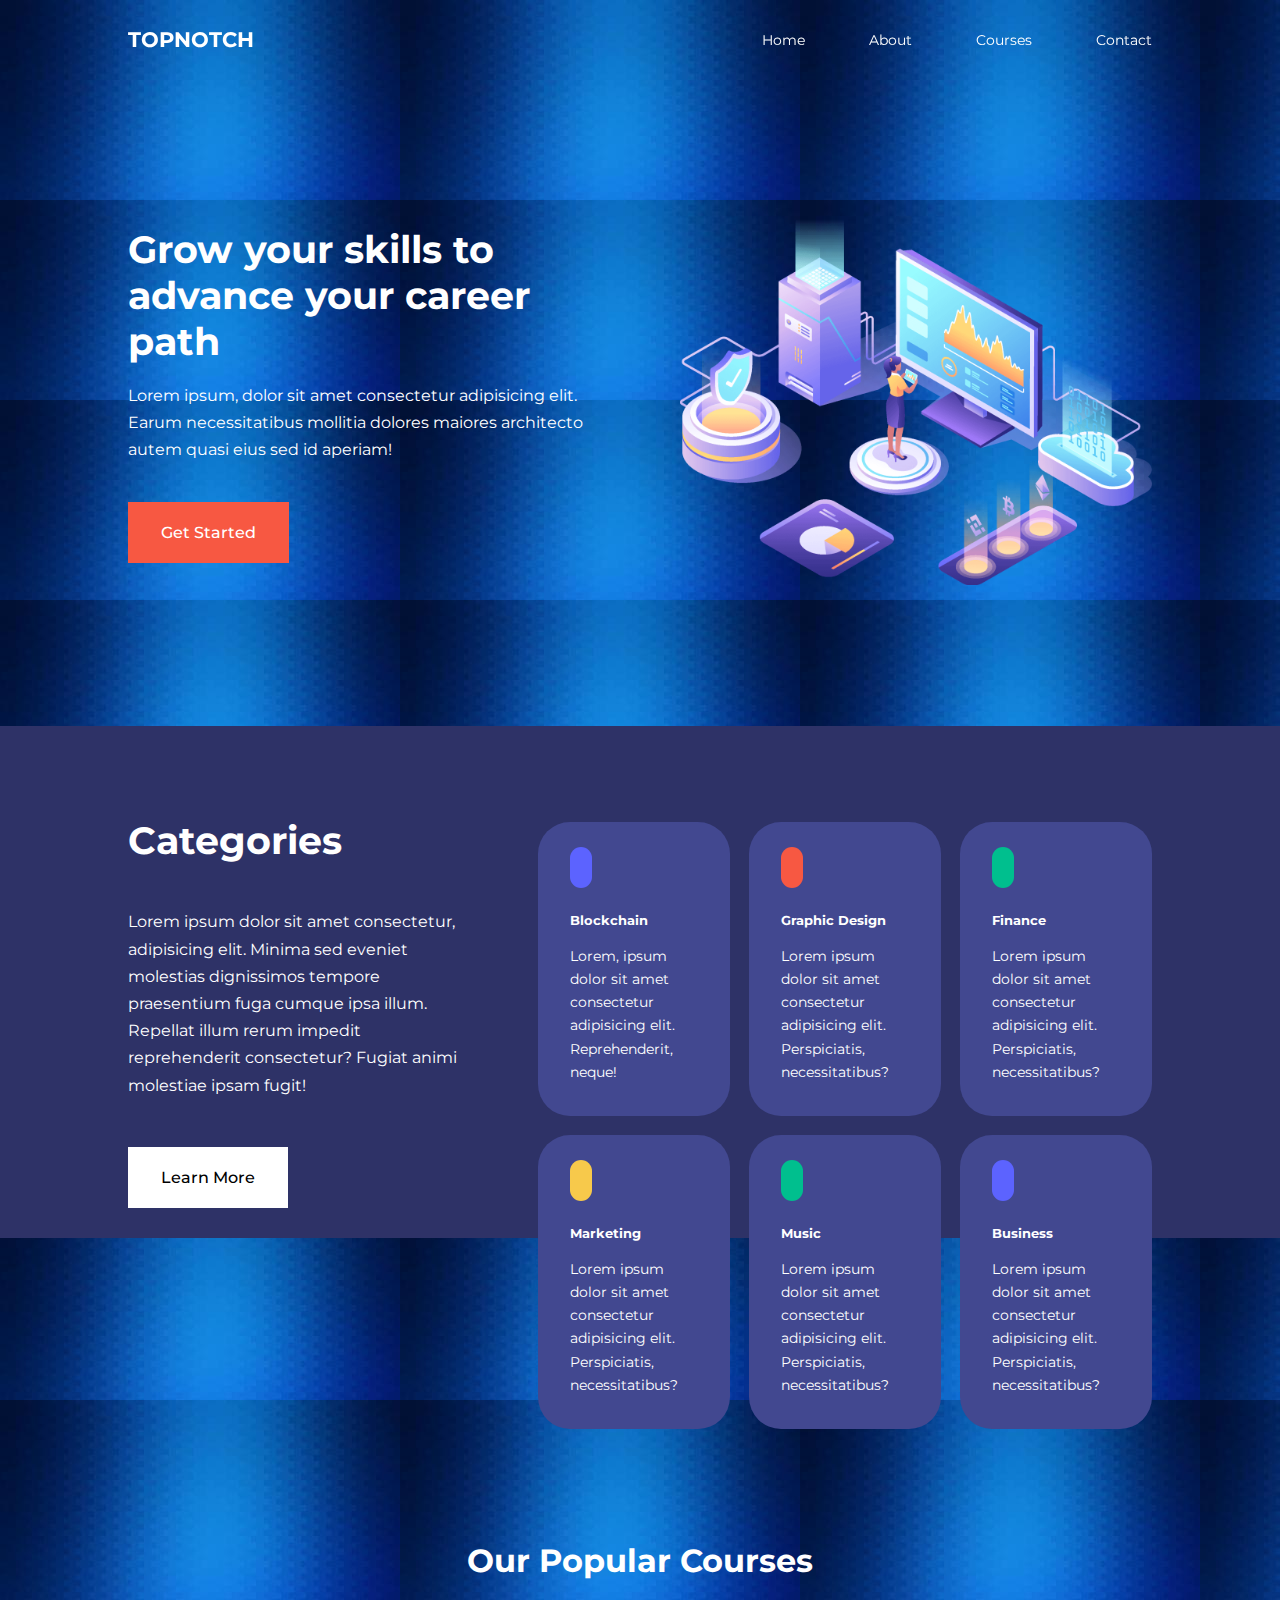
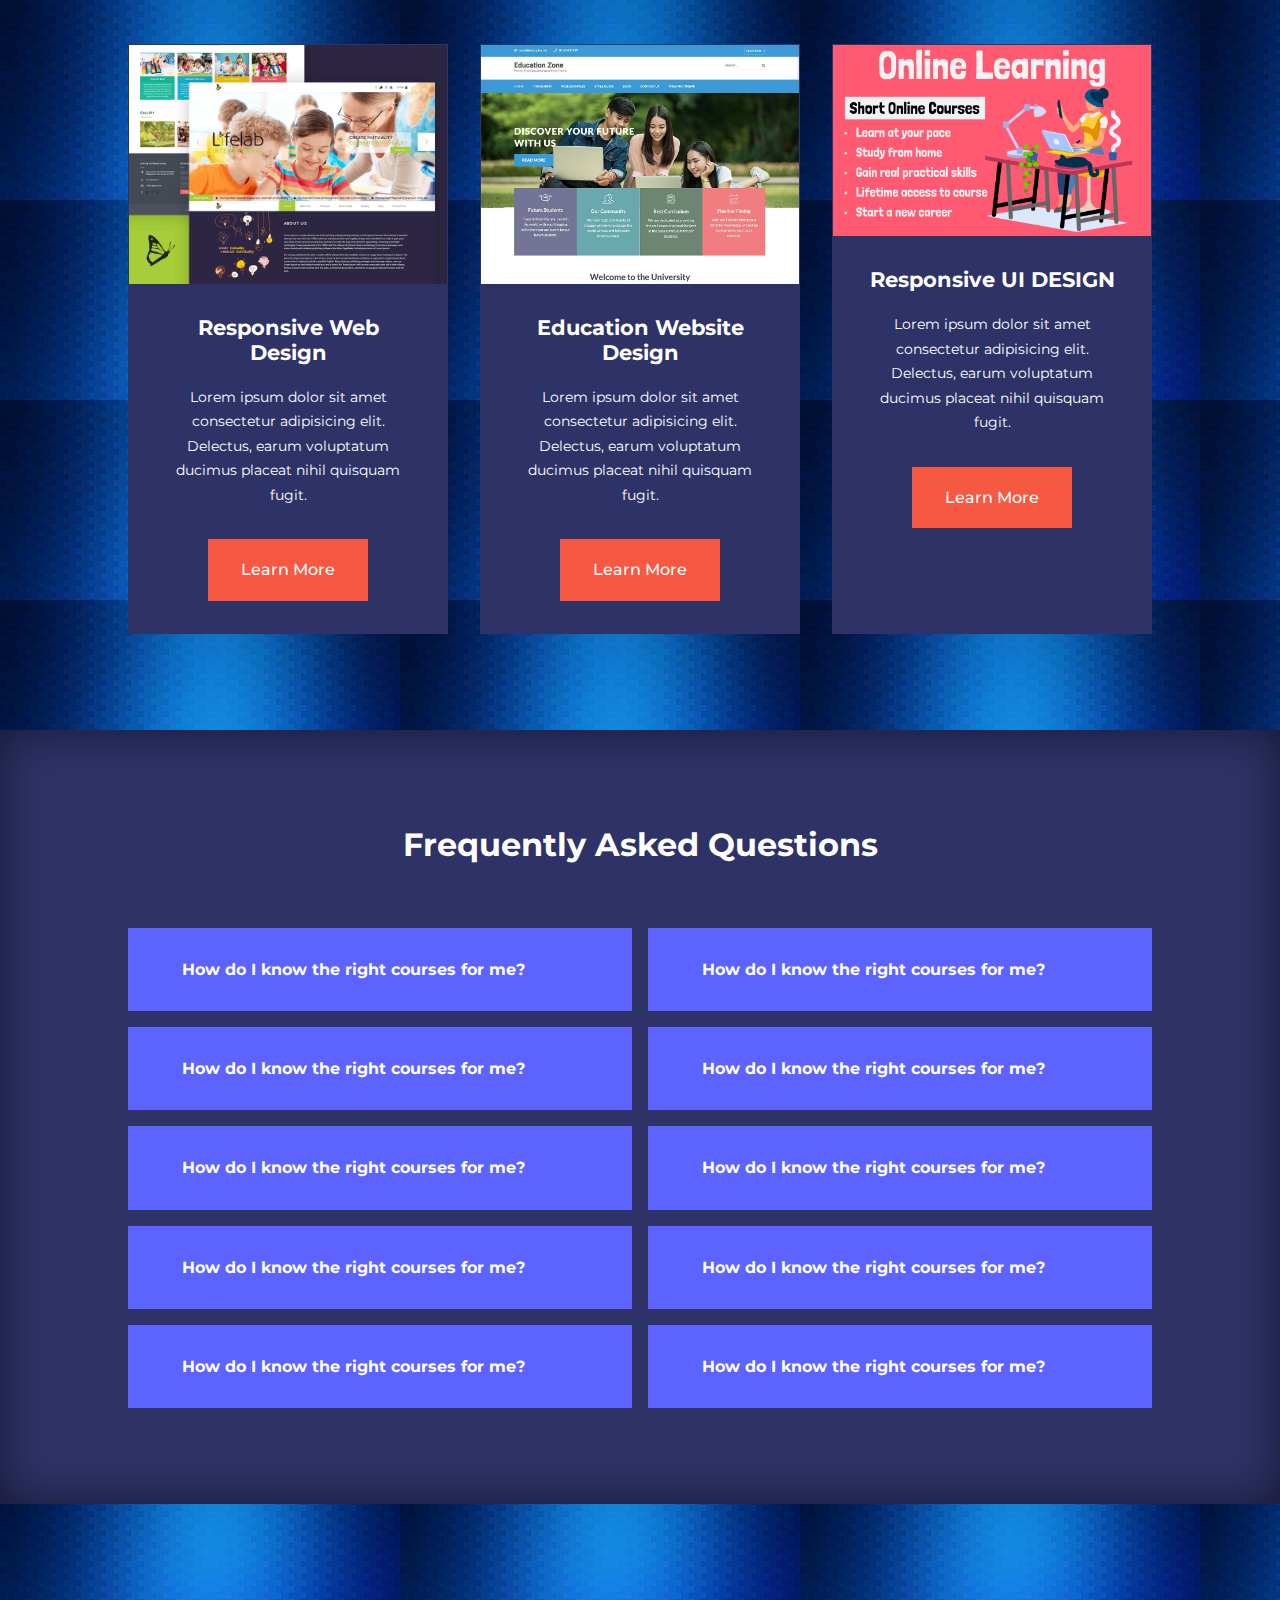
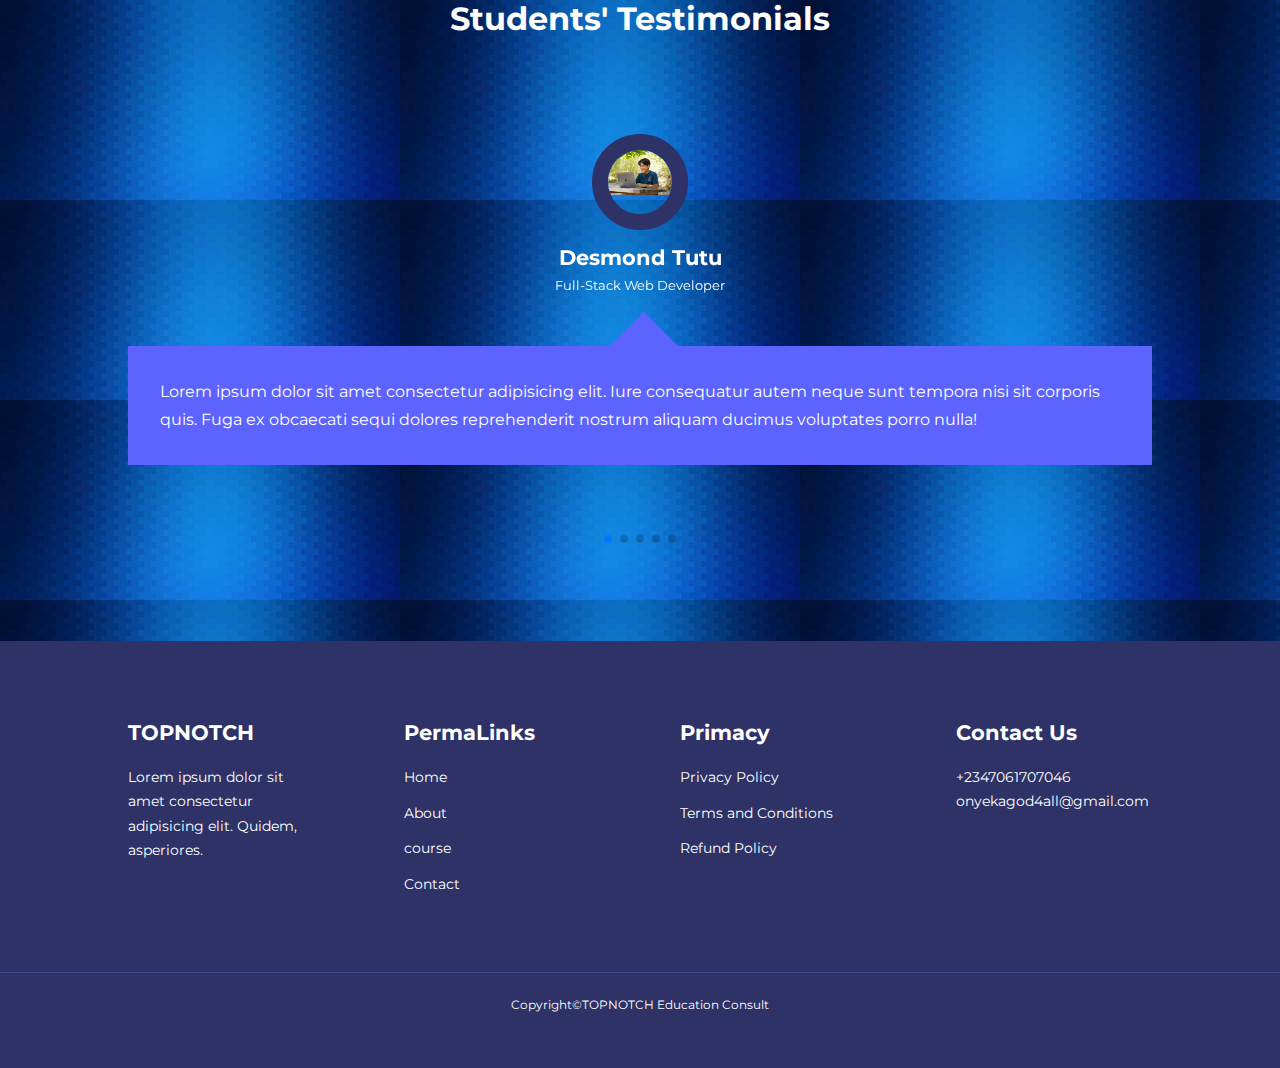
<file: index.html>
<!DOCTYPE html>
<html lang="en">
<head>
    <meta charset="UTF-8">
    <meta http-equiv="X-UA-Compatible" content="IE=edge">
    <meta name="viewport" content="width=device-width, initial-scale=1.0">
    <title>Responsive Multipage Education Website</title>
    

    
    <!--ICONSCOUT CDN-->
    <link rel="stylesheet" href="https://unicons.iconscout.com/release/v4.0.0/css/line.css">
    
    <!--GOOGLE FONTS (MONTSERRAT) -->
    <link rel="preconnect" href="https://fonts.googleapis.com">
    <link rel="preconnect" href="https://fonts.gstatic.com" crossorigin>
    <link href="https://fonts.googleapis.com/css2?family=Montserrat:wght@300;400;500;600;700;800;900&display=swap" rel="stylesheet">


    <!--SWIPER JS-->
    <link rel="stylesheet"href="https://cdn.jsdelivr.net/npm/swiper@8/swiper-bundle.min.css"/>
   
  <link rel="stylesheet" href="./css/style.css">

  <style>
       body{
        background: url(./img/texture.jpg);
       }
  </style>

</head>
<body>
    <nav>
        <div class="container nav__container">
            <a href="index.html"><h4>TOPNOTCH</h4></a>
            <ul class="nav__menu">
                <li><a href="index.html">Home</a></li>
                <li><a href="about.html">About</a></li>
                <li><a href="courses.html">Courses</a></li>
                <li><a href="contact.html">Contact</a></li>
            </ul>
            <button id="open-menu-btn"><i class="uil uil-bars"></i></button>
            <button id="close-menu-btn"><i class="uil uil-multiply"></i></button>
        </div>
    </nav>
    <!--*************************END OF NAVBAR**********************************-->


    <header>
        <div class="container header__container">
            <div class="header__left">
                <h1>Grow your skills to advance your career path</h1>
                <p>Lorem ipsum, dolor sit amet consectetur adipisicing elit. Earum necessitatibus mollitia dolores maiores architecto autem quasi eius sed id aperiam!</p>
                <a href="courses.html" class="btn btn-primary">Get Started</a>
            </div>

            <div class="header__right">
                <div class="header__right-image">
                  <img src="img/blockchain.png" alt=""/>
                  
                </div>
    
            </div>
        </div>
    </header>

 <!--*************************END OF HEADER**********************************-->

    <section class="categories">
        <div class="container categories__container">
            <div class="categories__left">
               <h1>Categories</h1> 
               <p>Lorem ipsum dolor sit amet consectetur, adipisicing elit. Minima sed eveniet molestias dignissimos tempore praesentium fuga cumque ipsa illum. Repellat illum rerum impedit reprehenderit consectetur? Fugiat animi molestiae ipsam fugit!</p>
               <a href="#" class="btn">Learn More</a>
            </div>


            <div class="categories__right">
                <article class="category">
                    <span class="category__icon"><i class="uil uil-bitcoin-circle"></i></span>
                    <h5>Blockchain</h5>
                    <p>Lorem, ipsum dolor sit amet consectetur adipisicing elit. Reprehenderit, neque!</p>
                </article>

                <article class="category">
                    <span class="category__icon"><i class="uil uil-palette"></i></span>
                    <h5>Graphic Design</h5>
                    <p>Lorem ipsum dolor sit amet consectetur adipisicing elit. Perspiciatis, necessitatibus?</p>
                </article>


                <article class="category">
                    <span class="category__icon"><i class="uil uil-usd-circle"></i></span>
                    <h5>Finance</h5>
                    <p>Lorem ipsum dolor sit amet consectetur adipisicing elit. Perspiciatis, necessitatibus?</p>
                </article>

                <article class="category">
                    <span class="category__icon"><i class="uil uil-megaphone"></i></i></span>
                    <h5>Marketing</h5>
                    <p>Lorem ipsum dolor sit amet consectetur adipisicing elit. Perspiciatis, necessitatibus?</p>
                </article>

                <article class="category">
                    <span class="category__icon"><i class="uil uil-music"></i></span>
                    <h5>Music</h5>
                    <p>Lorem ipsum dolor sit amet consectetur adipisicing elit. Perspiciatis, necessitatibus?</p>
                </article>

                <article class="category">
                    <span class="category__icon"><i class="uil uil-puzzle-piece"></i></span>
                    <h5>Business</h5>
                    <p>Lorem ipsum dolor sit amet consectetur adipisicing elit. Perspiciatis, necessitatibus?</p>
                </article>

            </div>
        </div>
    </section>
    <!-----------------------------END OF CATEGORIES----------------------->


    <section class="courses">
        <h2>Our Popular Courses</h2>
        <div class="container courses__container">
            <article class="course">
                <div class="course__image">
                    <img src="./img/edu.png" alt="">
                </div>
                <div class="course__info">
                    <h4>Responsive Web Design</h4>
                    <p>Lorem ipsum dolor sit amet consectetur adipisicing elit. Delectus, earum voluptatum ducimus placeat nihil quisquam fugit.</p>
                    <a href="courses.html" class="btn btn-primary">Learn More</a>
                </div>
            </article>

            <article class="course">
                <div class="course__image">
                    <img src="./img/Education-Zone.jpg" alt="">
                </div>
                <div class="course__info">
                    <h4>Education Website Design</h4>
                    <p>Lorem ipsum dolor sit amet consectetur adipisicing elit. Delectus, earum voluptatum ducimus placeat nihil quisquam fugit.</p>
                    <a href="courses.html" class="btn btn-primary">Learn More</a>
                </div>
            </article>

            <article class="course">
                <div class="course__image">
                    <img src="./img/free-online-courses.png" alt="">
                </div>
                <div class="course__info">
                    <h4>Responsive UI DESIGN</h4>
                    <p>Lorem ipsum dolor sit amet consectetur adipisicing elit. Delectus, earum voluptatum ducimus placeat nihil quisquam fugit.</p>
                    <a href="courses.html" class="btn btn-primary">Learn More</a>
                </div>
            </article>
        </div>
    </section>
    <!-----------------------------END OF COURSES----------------------->

    <section class="faqs">
        <h2>Frequently Asked Questions</h2>
        <div class="container faqs__container">
            <article class="faq">
                <div class="faq__icon"><i class="uil uil-plus"></i></div>
                <div class="questions__answer">
                    <h4>How do I know the right courses for me?</h4>
                    <p>Lorem, ipsum dolor sit amet consectetur adipisicing elit. Odio ab, eveniet praesentium placeat voluptatibus dolores unde. Eligendi dolorum quo aliquam vitae et reprehenderit, eius non nam, itaque earum provident suscipit.</p>
                </div>
            </article>

            <article class="faq">
                <div class="faq__icon"><i class="uil uil-plus"></i></div>
                <div class="questions__answer">
                    <h4>How do I know the right courses for me?</h4>
                    <p>Lorem, ipsum dolor sit amet consectetur adipisicing elit. Odio ab, eveniet praesentium placeat voluptatibus dolores unde. Eligendi dolorum quo aliquam vitae et reprehenderit, eius non nam, itaque earum provident suscipit.</p>
                </div>
            </article>

            <article class="faq">
                <div class="faq__icon"><i class="uil uil-plus"></i></div>
                <div class="questions__answer">
                    <h4>How do I know the right courses for me?</h4>
                    <p>Lorem, ipsum dolor sit amet consectetur adipisicing elit. Odio ab, eveniet praesentium placeat voluptatibus dolores unde. Eligendi dolorum quo aliquam vitae et reprehenderit, eius non nam, itaque earum provident suscipit.</p>
                </div>
            </article>

            <article class="faq">
                <div class="faq__icon"><i class="uil uil-plus"></i></div>
                <div class="questions__answer">
                    <h4>How do I know the right courses for me?</h4>
                    <p>Lorem, ipsum dolor sit amet consectetur adipisicing elit. Odio ab, eveniet praesentium placeat voluptatibus dolores unde. Eligendi dolorum quo aliquam vitae et reprehenderit, eius non nam, itaque earum provident suscipit.</p>
                </div>
            </article>

            <article class="faq">
                <div class="faq__icon"><i class="uil uil-plus"></i></div>
                <div class="questions__answer">
                    <h4>How do I know the right courses for me?</h4>
                    <p>Lorem, ipsum dolor sit amet consectetur adipisicing elit. Odio ab, eveniet praesentium placeat voluptatibus dolores unde. Eligendi dolorum quo aliquam vitae et reprehenderit, eius non nam, itaque earum provident suscipit.</p>
                </div>
            </article>

            <article class="faq">
                <div class="faq__icon"><i class="uil uil-plus"></i></div>
                <div class="questions__answer">
                    <h4>How do I know the right courses for me?</h4>
                    <p>Lorem, ipsum dolor sit amet consectetur adipisicing elit. Odio ab, eveniet praesentium placeat voluptatibus dolores unde. Eligendi dolorum quo aliquam vitae et reprehenderit, eius non nam, itaque earum provident suscipit.</p>
                </div>
            </article>

            <article class="faq">
                <div class="faq__icon"><i class="uil uil-plus"></i></div>
                <div class="questions__answer">
                    <h4>How do I know the right courses for me?</h4>
                    <p>Lorem, ipsum dolor sit amet consectetur adipisicing elit. Odio ab, eveniet praesentium placeat voluptatibus dolores unde. Eligendi dolorum quo aliquam vitae et reprehenderit, eius non nam, itaque earum provident suscipit.</p>
                </div>
            </article>

            <article class="faq">
                <div class="faq__icon"><i class="uil uil-plus"></i></div>
                <div class="questions__answer">
                    <h4>How do I know the right courses for me?</h4>
                    <p>Lorem, ipsum dolor sit amet consectetur adipisicing elit. Odio ab, eveniet praesentium placeat voluptatibus dolores unde. Eligendi dolorum quo aliquam vitae et reprehenderit, eius non nam, itaque earum provident suscipit.</p>
                </div>
            </article>

            <article class="faq">
                <div class="faq__icon"><i class="uil uil-plus"></i></div>
                <div class="questions__answer">
                    <h4>How do I know the right courses for me?</h4>
                    <p>Lorem, ipsum dolor sit amet consectetur adipisicing elit. Odio ab, eveniet praesentium placeat voluptatibus dolores unde. Eligendi dolorum quo aliquam vitae et reprehenderit, eius non nam, itaque earum provident suscipit.</p>
                </div>
            </article>

            <article class="faq">
                <div class="faq__icon"><i class="uil uil-plus"></i></div>
                <div class="questions__answer">
                    <h4>How do I know the right courses for me?</h4>
                    <p>Lorem, ipsum dolor sit amet consectetur adipisicing elit. Odio ab, eveniet praesentium placeat voluptatibus dolores unde. Eligendi dolorum quo aliquam vitae et reprehenderit, eius non nam, itaque earum provident suscipit.</p>
                </div>
            </article>

        </div>
    </section>
     <!-----------------------------END OF FAQs----------------------->

     <section class="container testimonials__container mySwiper">
        <h2>Students' Testimonials</h2>
        <div class="swiper-wrapper">
            <article class="testimonial swiper-slide">
                <div class="avatar">
                    <img src="./img/avatar6.jpg" alt="">
                </div>
                <div class="testimonial__info">
                    <h4>Desmond Tutu</h4>
                    <small>Full-Stack Web Developer</small>
                </div>
                <div class="testimonial__body">
                    <p>Lorem ipsum dolor sit amet consectetur adipisicing elit. Iure consequatur autem neque sunt tempora nisi sit corporis quis. Fuga ex obcaecati sequi dolores reprehenderit nostrum aliquam ducimus voluptates porro nulla!</p>
                </div>
            </article>

            <article class="testimonial swiper-slide">
                <div class="avatar">
                    <img src="./img/avatar8.png" alt="">
                </div>
                <div class="testimonial__info">
                    <h4>Geofrey Jonah</h4>
                    <small>Frontend Web developer</small>
                </div>
                <div class="testimonial__body">
                    <p>Lorem ipsum dolor sit amet consectetur adipisicing elit. Iure consequatur autem neque sunt tempora nisi sit corporis quis. Fuga ex obcaecati sequi dolores reprehenderit nostrum aliquam ducimus voluptates porro nulla!</p>
                </div>
            </article>

            <article class="testimonial swiper-slide">
                <div class="avatar">
                    <img src="./img/avatar3.png" alt="">
                </div>
                <div class="testimonial__info">
                    <h4>Mirabel Joy</h4>
                    <small>Digital Marketer</small>
                </div>
                <div class="testimonial__body">
                    <p>Lorem ipsum dolor sit amet consectetur adipisicing elit. Iure consequatur autem neque sunt tempora nisi sit corporis quis. Fuga ex obcaecati sequi dolores reprehenderit nostrum aliquam ducimus voluptates porro nulla!</p>
                </div>
            </article>

            <article class="testimonial swiper-slide">
                <div class="avatar">
                    <img src="./img/avatar4.png" alt="">
                </div>
                <div class="testimonial__info">
                    <h4>Judith Emmanuel</h4>
                    <small>UI UX Designer</small>
                </div>
                <div class="testimonial__body">
                    <p>Lorem ipsum dolor sit amet consectetur adipisicing elit. Iure consequatur autem neque sunt tempora nisi sit corporis quis. Fuga ex obcaecati sequi dolores reprehenderit nostrum aliquam ducimus voluptates porro nulla!</p>
                </div>
            </article>

            <article class="testimonial swiper-slide">
                <div class="avatar">
                    <img src="./img/avatar3.jpg" alt="">
                </div>
                <div class="testimonial__info">
                    <h4>Happiness Immaculate</h4>
                    <small>Graphic Designer</small>
                </div>
                <div class="testimonial__body">
                    <p>Lorem ipsum dolor sit amet consectetur adipisicing elit. Iure consequatur autem neque sunt tempora nisi sit corporis quis. Fuga ex obcaecati sequi dolores reprehenderit nostrum aliquam ducimus voluptates porro nulla!</p>
                </div>
            </article>
        </div>
        <div class="swiper-pagination"></div>
     </section>

     <!-----------------------------END OF TESTIMONIALS----------------------->

     <footer>
        <div class="container footer__container">
            <div class="footer__1">
                <a href="index.html" class="footer__logo"><h4>TOPNOTCH</h4></a>
                <p>Lorem ipsum dolor sit amet consectetur adipisicing elit. Quidem, asperiores.</p>
            </div>

            <div class="footer__2">
                <h4>PermaLinks</h4>
                <ul class="permalinks">
                    <li><a href="index.html">Home</a></li>
                    <li><a href="about.html">About</a></li>
                    <li><a href="courses.html">course</a></li>
                    <li><a href="contact.html">Contact</a></li>
                </ul>
            </div>

            <div class="footer__3">
                <h4>Primacy</h4>
                <ul class="primacy">
                    <li><a href="#">Privacy Policy</a></li>
                    <li><a href="#">Terms and Conditions</a></li>
                    <li><a href="#">Refund Policy</a></li>
                </ul>
            </div>

            <div class="footer__4">
                <h4>Contact Us</h4>
                <div>
                    <p>+2347061707046</p>
                    <p>onyekagod4all@gmail.com</p>
                </div>

                <ul class="footer__socials">
                    <li><a href="#"><i class="uil uil-facebook-f"></i></a></li>
                    <li><a href="#"><i class="uil uil-instagram-alt"></i></a></li>
                    <li><a href="#"><i class="uil uil-twitter"></i></a></li>
                    <li><a href="#"><i class="uil uil-linkedin-alt"></i></a></li>
                </ul>
            </div>

        </div>
        <div class="footer__copyright">
            <small>Copyright&copy;TOPNOTCH Education Consult</small>
        </div>  
     </footer>
     <!----------------------------END OF FOOTER----------------------->

     







     <script src="https://cdn.jsdelivr.net/npm/swiper@8/swiper-bundle.min.js"></script>
    <script src="./main.js"></script>

    <script>
        //slides for testimonial section
        var swiper = new Swiper(".mySwiper", {
            slidesPerView: 1,
          spaceBetween: 30,
          centeredSlides: true,
          autoplay: {
            delay: 3000,
            disableOnInteraction: false,
          },
          pagination: {
            el: ".swiper-pagination",
            clickable: true,
          },
          navigation: {
            nextEl: ".swiper-button-next",
            prevEl: ".swiper-button-prev",
          },
        
        });
      </script>




</body>
</html>
</file>
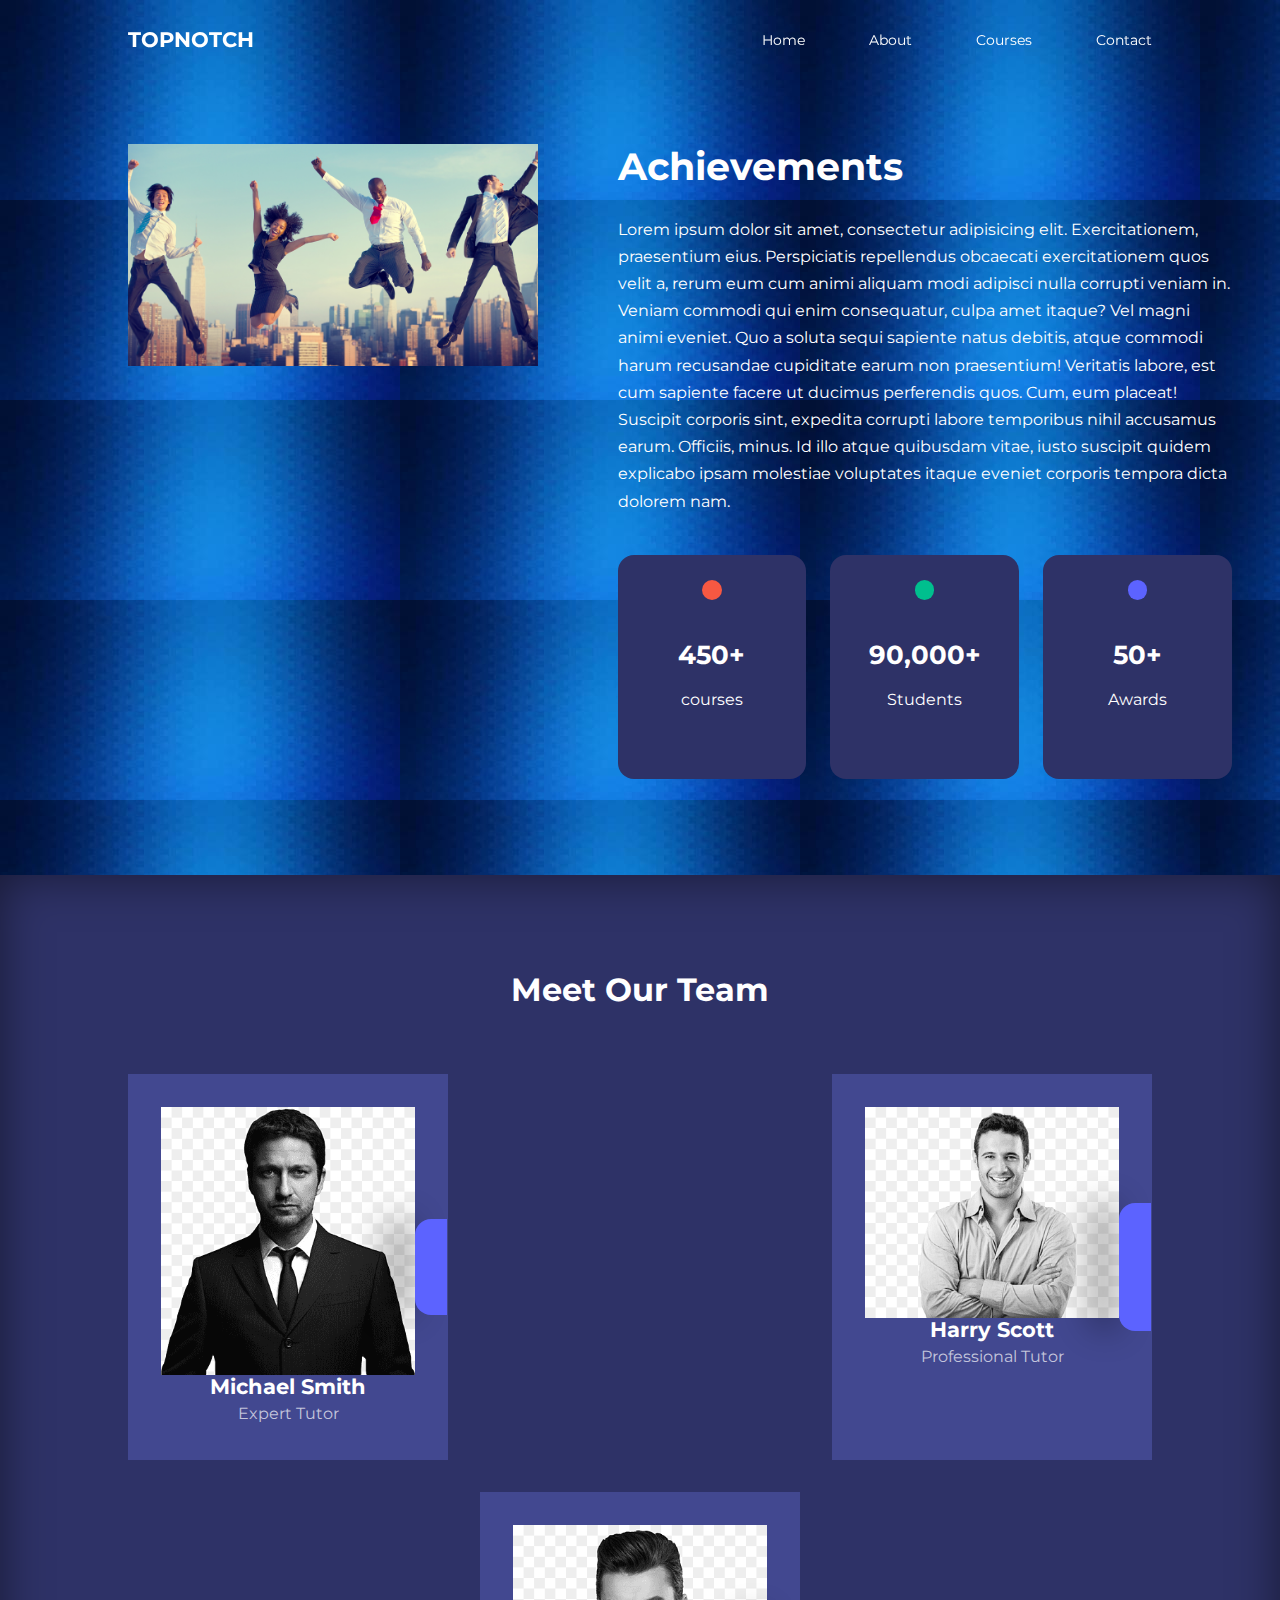
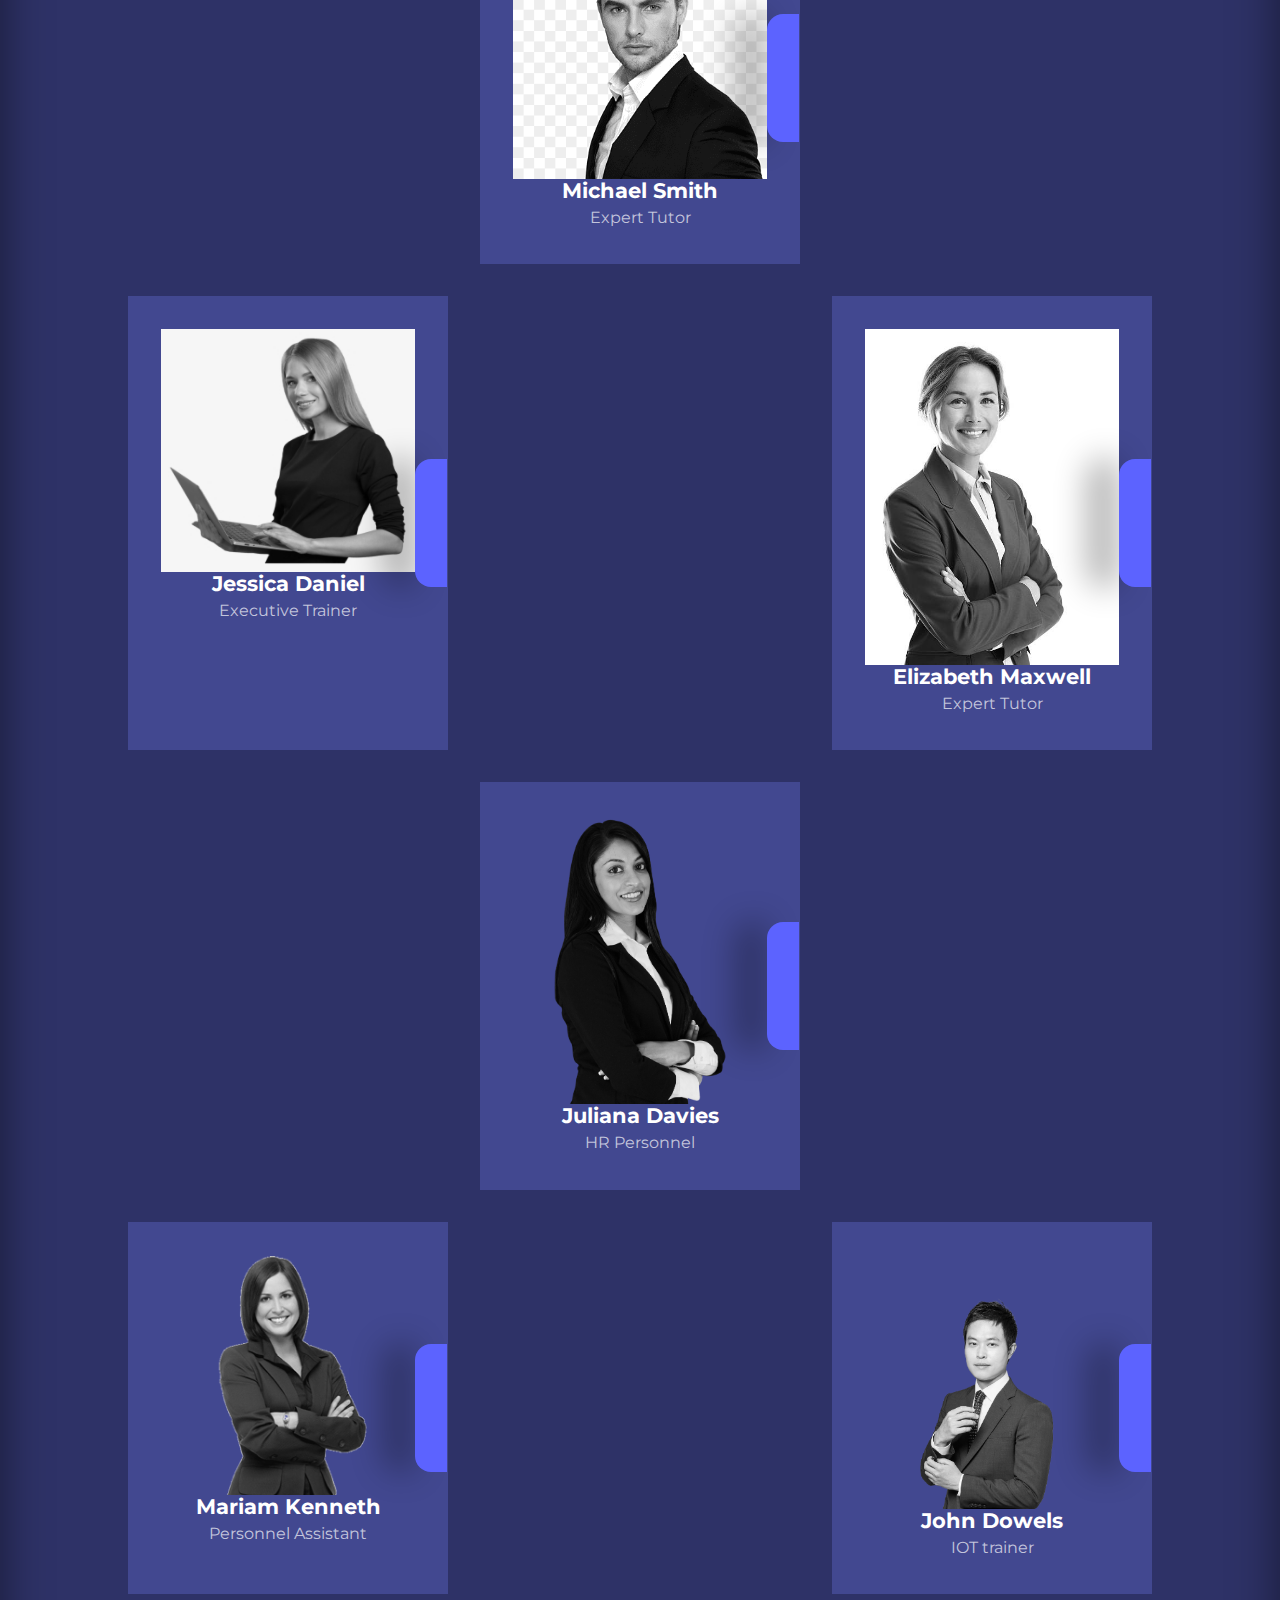
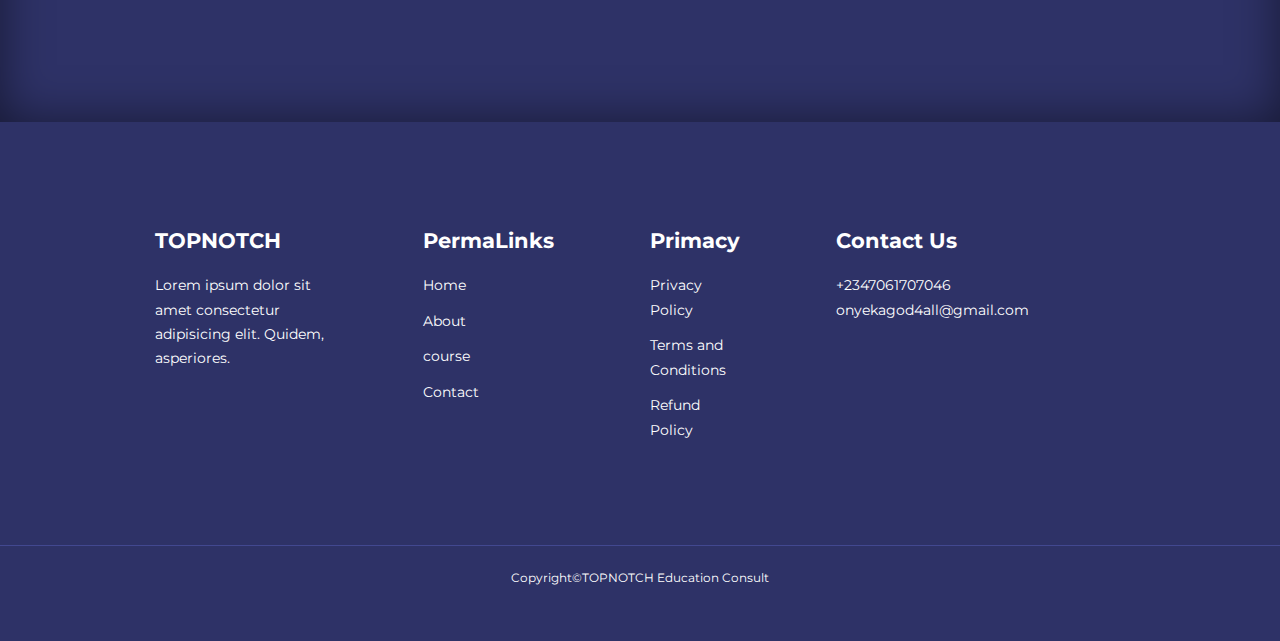
<file: about.html>
<!DOCTYPE html>
<html lang="en">
<head>
    <meta charset="UTF-8">
    <meta http-equiv="X-UA-Compatible" content="IE=edge">
    <meta name="viewport" content="width=device-width, initial-scale=1.0">
    <title>Responsive Multipage Education Website</title>
   
    
    <!--ICONSCOUT CDN-->
    <link rel="stylesheet" href="https://unicons.iconscout.com/release/v4.0.0/css/line.css">
    
    <!--GOOGLE FONTS (MONTSERRAT) -->
    <link rel="preconnect" href="https://fonts.googleapis.com">
    <link rel="preconnect" href="https://fonts.gstatic.com" crossorigin>
    <link href="https://fonts.googleapis.com/css2?family=Montserrat:wght@300;400;500;600;700;800;900&display=swap" rel="stylesheet">

    <link rel="stylesheet" href="./css/style.css">
    <link rel="stylesheet" href="./css/about.css">

    <style>
        body{
         background: url(./img/texture.jpg);
        }
   </style>

</head>
<body>
    <nav>
        <div class="container nav__container">
            <a href="index.html"><h4>TOPNOTCH</h4></a>
            <ul class="nav__menu">
                <li><a href="index.html">Home</a></li>
                <li><a href="about.html">About</a></li>
                <li><a href="courses.html">Courses</a></li>
                <li><a href="contact.html">Contact</a></li>
            </ul>
            <button id="open-menu-btn"><i class="uil uil-bars"></i></button>
            <button id="close-menu-btn"><i class="uil uil-multiply"></i></button>
        </div>
    </nav>
    <!--*************************END OF NAVBAR**********************************-->




    <section class="about__achievements">
        <div class="container about__achievements-container">
            <div class="about__achievements-left">
                <img src="./img/business.png" alt="" height="222px">
            </div>
            <div class="about__achievements-right">
                <h1>Achievements</h1>
                <p>Lorem ipsum dolor sit amet, consectetur adipisicing elit. Exercitationem, praesentium eius. Perspiciatis repellendus obcaecati exercitationem quos velit a, rerum eum cum animi aliquam modi adipisci nulla corrupti veniam in. Veniam commodi qui enim consequatur, culpa amet itaque? Vel magni animi eveniet. Quo a soluta sequi sapiente natus debitis, atque commodi harum recusandae cupiditate earum non praesentium! Veritatis labore, est cum sapiente facere ut ducimus perferendis quos. Cum, eum placeat! Suscipit corporis sint, expedita corrupti labore temporibus nihil accusamus earum. Officiis, minus. Id illo atque quibusdam vitae, iusto suscipit quidem explicabo ipsam molestiae voluptates itaque eveniet corporis tempora dicta dolorem nam.</p>
                <div class="achievements__cards">
                    <article class="achievement__card">
                        <span class="achievement__icon">
                            <i class="uil uil-video"></i>  
                        </span>
                        <h3>450+</h3>
                            <p>courses</p>
                    </article>

                    <article class="achievement__card">
                        <span class="achievement__icon">
                            <i class="uil uil-users-alt"></i>
                        </span>
                        <h3>90,000+</h3>
                        <p>Students</p>
                    </article>

                    <article class="achievement__card">
                        <span class="achievement__icon">
                            <i class="uil uil-trophy"></i>        
                        </span>
                        <h3>50+</h3>
                        <p>Awards</p>
                    </article>

                </div>
            </div>
        </div>
    </section>
  <!--*************************END OF ACHIEVEMENTS**********************************-->



<!--*************************TEAM SECTION BEGINS**********************************-->
    <section class="team">
        <h2>Meet Our Team</h2>
        <div class="container team__container">
            <article class="team__member">
                <div class="team__member-image">
                    <img src="./img/team1.png" alt="">
                </div>
                <div class="team__member-info">
                    <h4>Michael Smith</h4>
                    <p>Expert Tutor</p>
                </div>
                <div class="team__member-socials">
                    <a href="https://instagram.com" target="_blank"><i class="uil uil-instagram"></i></a>
                    <a href="https://twitter.com" target="@chijionyekagod"><i class="uil uil-twitter-alt"></i>  
                    <a href="https://linkein.com" target="_blank"><i class="uil uil-linkedin-alt"></i>
                </div>
            </article>

            <article class="team__member">
                <div class="team__member-image">
                    <img src="./img/team3.png" alt="">
                </div>
                <div class="team__member-info">
                    <h4>Harry Scott</h4>
                    <p>Professional Tutor</p>
                </div>
                <div class="team__member-socials">
                    <a href="https://instagram.com" target="_blank"><i class="uil uil-instagram"></i></a>
                    <a href="https://twitter.com" target="@chijionyekagod"><i class="uil uil-twitter-alt"></i>  
                    <a href="https://linkein.com" target="_blank"><i class="uil uil-linkedin-alt"></i>
                </div>
            </article>

            <article class="team__member">
                <div class="team__member-image">
                    <img src="./img/team2.png" alt="">
                </div>
                <div class="team__member-info">
                    <h4>Michael Smith</h4>
                    <p>Expert Tutor</p>
                </div>
                <div class="team__member-socials">
                    <a href="https://instagram.com/Michael_smith" target="_blank"><i class="uil uil-instagram"></i></a>
                    <a href="https://twitter.com" target="@chijionyekagod"><i class="uil uil-twitter-alt"></i>  
                    <a href="https://linkein.com" target="_blank"><i class="uil uil-linkedin-alt"></i>
                </div>
            </article>

            <article class="team__member">
                <div class="team__member-image">
                    <img src="./img/team5.png" alt="">
                </div>
                <div class="team__member-info">
                    <h4>Jessica Daniel</h4>
                    <p>Executive Trainer</p>
                </div>
                <div class="team__member-socials">
                    <a href="https://instagram.com" target="_blank"><i class="uil uil-instagram"></i></a>
                    <a href="https://twitter.com" target="@chijionyekagod"><i class="uil uil-twitter-alt"></i>  
                    <a href="https://linkein.com" target="_blank"><i class="uil uil-linkedin-alt"></i>
                </div>
            </article>

            <article class="team__member">
                <div class="team__member-image">
                    <img src="./img/team4.jpg" alt="">
                </div>
                <div class="team__member-info">
                    <h4>Elizabeth Maxwell</h4>
                    <p>Expert Tutor</p>
                </div>
                <div class="team__member-socials">
                    <a href="https://instagram.com" target="_blank"><i class="uil uil-instagram"></i></a>
                    <a href="https://twitter.com" target="@chijionyekagod"><i class="uil uil-twitter-alt"></i>  
                    <a href="https://linkein.com" target="_blank"><i class="uil uil-linkedin-alt"></i>
                </div>
            </article>

            <article class="team__member">
                <div class="team__member-image">
                    <img src="./img/team6.png" alt="">
                </div>
                <div class="team__member-info">
                    <h4>Juliana Davies</h4>
                    <p>HR Personnel</p>
                </div>
                <div class="team__member-socials">
                    <a href="https://instagram.com" target="_blank"><i class="uil uil-instagram"></i></a>
                    <a href="https://twitter.com" target="@chijionyekagod"><i class="uil uil-twitter-alt"></i>  
                    <a href="https://linkein.com" target="_blank"><i class="uil uil-linkedin-alt"></i>
                </div>
            </article>

            <article class="team__member">
                <div class="team__member-image">
                    <img src="./img/team7.png" alt="">
                </div>
                <div class="team__member-info">
                    <h4>Mariam Kenneth</h4>
                    <p>Personnel Assistant</p>
                </div>
                <div class="team__member-socials">
                    <a href="https://instagram.com" target="_blank"><i class="uil uil-instagram"></i></a>
                    <a href="https://twitter.com" target="@chijionyekagod"><i class="uil uil-twitter-alt"></i>  
                    <a href="https://linkein.com" target="_blank"><i class="uil uil-linkedin-alt"></i>
                </div>
            </article>

            <article class="team__member">
                <div class="team__member-image">
                    <img src="./img/team8.png" alt="">
                </div>
                <div class="team__member-info">
                    <h4>John Dowels</h4>
                    <p>IOT trainer</p>
                </div>
                <div class="team__member-socials">
                    <a href="https://instagram.com" target="_blank"><i class="uil uil-instagram"></i></a>
                    <a href="https://twitter.com" target="@chijionyekagod"><i class="uil uil-twitter-alt"></i>  
                    <a href="https://linkein.com" target="_blank"><i class="uil uil-linkedin-alt"></i>
                </div>
            </article>

        </div>
    </section>
    <!--*************************END OF TEAM**********************************-->




    <footer>
        <div class="container footer__container">
            <div class="footer__1">
                <a href="index.html" class="footer__logo"><h4>TOPNOTCH</h4></a>
                <p>Lorem ipsum dolor sit amet consectetur adipisicing elit. Quidem, asperiores.</p>
            </div>

            <div class="footer__2">
                <h4>PermaLinks</h4>
                <ul class="permalinks">
                    <li><a href="index.html">Home</a></li>
                    <li><a href="about.html">About</a></li>
                    <li><a href="courses.html">course</a></li>
                    <li><a href="contact.html">Contact</a></li>
                </ul>
            </div>

            <div class="footer__3">
                <h4>Primacy</h4>
                <ul class="primacy">
                    <li><a href="#">Privacy Policy</a></li>
                    <li><a href="#">Terms and Conditions</a></li>
                    <li><a href="#">Refund Policy</a></li>
                </ul>
            </div>

            <div class="footer__4">
                <h4>Contact Us</h4>
                <div>
                    <p>+2347061707046</p>
                    <p>onyekagod4all@gmail.com</p>
                </div>

                <ul class="footer__socials">
                    <li><a href="#"><i class="uil uil-facebook-f"></i></a></li>
                    <li><a href="#"><i class="uil uil-instagram-alt"></i></a></li>
                    <li><a href="#"><i class="uil uil-twitter"></i></a></li>
                    <li><a href="#"><i class="uil uil-linkedin-alt"></i></a></li>
                </ul>
            </div>

        </div>
        <div class="footer__copyright">
            <small>Copyright&copy;TOPNOTCH Education Consult</small>
        </div>  
     </footer>
     

     <script src="https://cdn.jsdelivr.net/npm/swiper@8/swiper-bundle.min.js"></script>
    <script src="./main.js"></script>

</body>
</html>
</file>
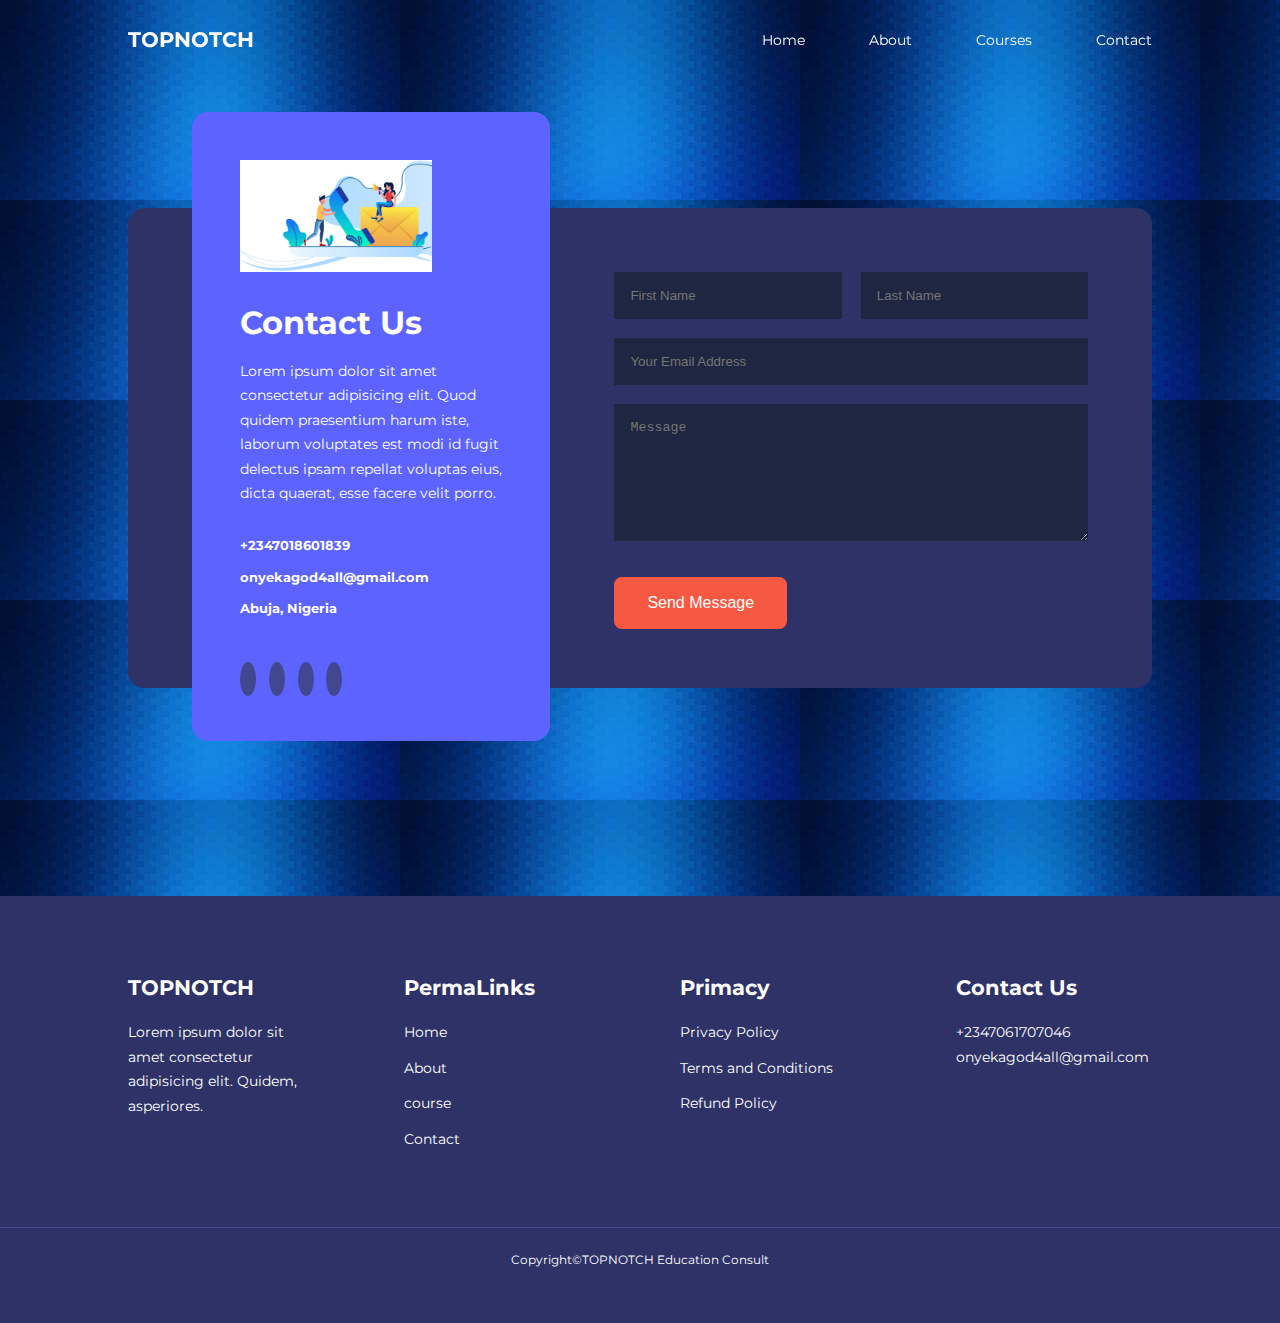
<file: contact.html>
<!DOCTYPE html>
<html lang="en">
<head>
    <meta charset="UTF-8">
    <meta http-equiv="X-UA-Compatible" content="IE=edge">
    <meta name="viewport" content="width=device-width, initial-scale=1.0">
    <title>Responsive Multipage Education Website</title>
    <link rel="stylesheet" href="./css/style.css">
    <link rel="stylesheet" href="./css/contact.css">
    
    <!--ICONSCOUT CDN-->
    <link rel="stylesheet" href="https://unicons.iconscout.com/release/v4.0.0/css/line.css">
    
    <!--GOOGLE FONTS (MONTSERRAT) -->
    <link rel="preconnect" href="https://fonts.googleapis.com">
    <link rel="preconnect" href="https://fonts.gstatic.com" crossorigin>
    <link href="https://fonts.googleapis.com/css2?family=Montserrat:wght@300;400;500;600;700;800;900&display=swap" rel="stylesheet">
</head>

    <style>
        body{
        background: url(./img/texture.jpg);
        }
    </style>
<body>
    <nav>
        <div class="container nav__container">
            <a href="index.html"><h4>TOPNOTCH</h4></a>
            <ul class="nav__menu">
                <li><a href="index.html">Home</a></li>
                <li><a href="about.html">About</a></li>
                <li><a href="courses.html">Courses</a></li>
                <li><a href="contact.html">Contact</a></li>
            </ul>
            <button id="open-menu-btn"><i class="uil uil-bars"></i></button>
            <button id="close-menu-btn"><i class="uil uil-multiply"></i></button>
        </div>
    </nav>
    <!--*************************END OF NAVBAR**********************************-->





    <section class="contact">
        <div class="container contact__container">
            <aside class="contact__aside">
                <div class="aside__image">
                    <img src="./img/aside3.png" alt="">
                </div>
                <h2>Contact Us</h2>
                <p>Lorem ipsum dolor sit amet consectetur adipisicing elit. Quod quidem praesentium harum iste, laborum voluptates est modi id fugit delectus ipsam repellat voluptas eius, dicta quaerat, esse facere velit porro.</p>
                <ul class="contact__details">
                    <li>
                        <i class="uil uil-phone-times"></i>
                        <h5>+2347018601839</h5>
                    </li>
                    <li>
                        <i class="uil uil-envelope"></i>
                        <h5>onyekagod4all@gmail.com</h5>
                    </li>
                    <li>
                        <i class="uil uil-location-point"></i>
                        <h5>Abuja, Nigeria</h5>
                    </li>
                </ul>
                <ul class="contact__socials">
                    <li><a href="https://facebook.com">
                        <i class="uil uil-facebook-f"></i></a></li>
                    <li><a href="https://instagram.com">
                        <i class="uil uil-instagram-alt"></i></a></li>
                    <li><a href="https://twitter.com">
                        <i class="uil uil-twitter"></i></a></li>
                    <li><a href="https://linkedin.com">
                        <i class="uil uil-linkedin-alt"></i></a></li>
                </ul>
            </aside>


            <form action="https://formspree.io/f/xoqbllkq" method="POST" class="contact__form">
                <div class="form__name">
                    <input type="text" name="First Name"placeholder="First Name" required>
                    <input type="text" name="Last Name"placeholder="Last Name" required>
                </div>
                <input type="email" name="Email Address" placeholder="Your Email Address"required>
                <textarea name="message" rows="7" placeholder="Message"></textarea>
                <button type="submit" class="btn btn-primary">Send Message</button>
            </form>

        </div>
    </section>



    <footer>
        <div class="container footer__container">
            <div class="footer__1">
                <a href="index.html" class="footer__logo"><h4>TOPNOTCH</h4></a>
                <p>Lorem ipsum dolor sit amet consectetur adipisicing elit. Quidem, asperiores.</p>
            </div>

            <div class="footer__2">
                <h4>PermaLinks</h4>
                <ul class="permalinks">
                    <li><a href="index.html">Home</a></li>
                    <li><a href="about.html">About</a></li>
                    <li><a href="courses.html">course</a></li>
                    <li><a href="contact.html">Contact</a></li>
                </ul>
            </div>

            <div class="footer__3">
                <h4>Primacy</h4>
                <ul class="primacy">
                    <li><a href="#">Privacy Policy</a></li>
                    <li><a href="#">Terms and Conditions</a></li>
                    <li><a href="#">Refund Policy</a></li>
                </ul>
            </div>

            <div class="footer__4">
                <h4>Contact Us</h4>
                <div>
                    <p>+2347061707046</p>
                    <p>onyekagod4all@gmail.com</p>
                </div>

                <ul class="footer__socials">
                    <li><a href="#"><i class="uil uil-facebook-f"></i></a></li>
                    <li><a href="#"><i class="uil uil-instagram-alt"></i></a></li>
                    <li><a href="#"><i class="uil uil-twitter"></i></a></li>
                    <li><a href="#"><i class="uil uil-linkedin-alt"></i></a></li>
                </ul>
            </div>

        </div>
        <div class="footer__copyright">
            <small>Copyright&copy;TOPNOTCH Education Consult</small>
        </div>  
     </footer>
     

     <script src="https://cdn.jsdelivr.net/npm/swiper@8/swiper-bundle.min.js"></script>
    <script src="./main.js"></script>

</body>
</html>
</file>
<file: css/style.css>
*{
    margin: 0;
    padding: 0;
    border: 0;
    outline: 0;
    text-decoration: none;
    list-style: none;
    box-sizing: border-box;
}
/**css variables*******/
:root{
    --color-primary: #5c63ff;
    --color-success: #00bf8e;
    --color-warning: #f7c94b;
    --color-danger:   #f75842;
    --color-danger-variant:rgba(247, 88,66,0.4);
    --color-white: #fff;
    --color-light: rgba(255, 255,255,0.7);
    --color-black:#000;
    --color-bg: #1f2641;
    --color-bg1: #2e3267;
    --color-bg2: #424890;

    --container-width-lg: 80%;
    --container-width-md: 90%;
    --container-width-sm: 94%;

    --transition: all 400ms ease;
}
body{
    font-family:'Montserrat', sans-serif;
    line-height: 1.7;
    color: var(--color-white);
    background: var(--color-bg);
}
.container{
   width: var(--container-width-lg); 
   margin: 0 auto;
}
section{
    padding: 6rem 0;
}
section h2{
    text-align: center;
    margin-bottom: 4rem;
}
h1,
h2,
h3,
h4,
h5{
    line-height: 1.2;
}
h1{
    font-size: 2.4rem;
}
h2{
    font-size: 2rem;
}
h3{
    font-size: 1.6rem;
}
h4{
    font-size: 1.3rem;
}
a{
    color: var(--color-white);
}
img{
    width: 100%;
    display: block;
    object-fit: cover;
}
.btn{
    display: inline-block;
    background: var(--color-white);
    color: var(--color-black);
    padding: 1rem 2rem;
    border: 1px solid transparent;
    font-weight: 500;
    transition: var(--transition);
}

.btn:hover{
    background: transparent;
    color: var(--color-white);
    border-color: var(--color-white);
}
.btn-primary{
    background: var(--color-danger);
    color: var(--color-white);
}

/**********NAVBAR ************/
nav{
    background: transparent;
    width: 100vw;
    height: 5rem;
    position: fixed;
    top: 0;
    z-index: 11;
}
/* change navbar stylles on scroll using javascript */
.window-scroll{
    background: var(--color-primary);
    box-shadow: 0 1rem 2rem rgba(0, 0, 0, 0.2);
}

.nav__container{
    height: 100%;
    display: flex;
    justify-content: space-between;
    align-items: center;
}
nav button{
    display: none;
}
.nav__menu{
    display: flex;
    align-items: center;
    gap: 4rem;
}
.nav__menu a {
  font-size: 0.9rem; 
  transition: var(--transition);
}
.nav__menu a:hover{
    color: var(--color-bg2);
    
}
/************************* HEADER **********************************/
header{
    position: relative;
    top: 5rem;
    overflow: hidden;
    height: 70vh;
    margin-bottom: 6rem;
}
.header__container{
    display: grid;
    grid-template-columns: 1fr 1fr;
    align-items: center;
    gap: 5rem;
    height: 100%;
}
.header__left p{
    margin: 1rem 0 2.4rem;
}

/*======================= CATEGORIES =========================*/
.categories {
    background: var(--color-bg1);
    height: 32rem;
}
.categories h1{
    line-height: 1;
    margin-bottom: 3rem;
}
.categories__container {
    display: grid;
    grid-template-columns: 40% 60%;

}
.categories__left{
    margin-right: 4rem;
}
.categories__left p{
    margin: 1rem 0 3rem;
}
.categories__right{
    display: grid;
    grid-template-columns:repeat(3, 1fr);
    gap: 1.2rem;  
}
.category{
    background: var(--color-bg2);
    padding: 2rem;
    border-radius: 2rem;
    transition: var(--transition);
}
.category:hover{
    box-shadow: 0 3rem rgba(0, 0, 0, 0.3);
    z-index: 1;
}
.category:nth-child(2) .category__icon{
    background: var(--color-danger);
}

.category:nth-child(3) .category__icon{
    background: var(--color-success);
}

.category:nth-child(4) .category__icon{
    background: var(--color-warning);
}

.category:nth-child(5) .category__icon{
    background: var(--color-success);
}

.category:nth-child(6) .category__icon{
    background: var(--color-primary)
}
.category__icon{
    background: var(--color-primary);
    padding: 0.7rem;
    border-radius: 0.9rem;
}
.category h5{
    margin:2rem 0 1rem ;
}
.category p{
    font-size: 0.85rem;
}

/* =================POPULAR COURSES============================================ */
.courses{
    margin-top: 13rem;
}
.courses__container{
    display: grid;
    grid-template-columns: repeat(3, 1fr);
    gap: 2rem;
}
.course {
   background: var(--color-bg1); 
   text-align: center;
   border: 1px solid transparent;
   transition: var(--transition);
}
.course:hover{
   background: transparent; 
   border-color: var(--color-primary);
}
.course__info{
    padding: 2rem;
}
.course__info p{
    margin: 1.2rem 0 2rem;
    font-size: 0.9rem;
}
/*-----------------------------FAQs-----------------------*/
.faqs{
    background: var(--color-bg1);
    box-shadow: inset 0 0 3rem rgba(0, 0, 0, 0.5);
}
.faqs__container{
    display: grid;
    grid-template-columns:1fr 1fr;
    gap: 1rem;
}
.faq{
    padding: 2rem;
    display: flex;
    align-items: center;
    gap: 1.4rem;
    height: fit-content;
    background: var(--color-primary);
    cursor: pointer;
}
.faq h4{
    font-size: 1rem;
}
.faq__icon{
   align-self: flex-start; 
   font-size: 1.2rem;
}
.faq p{
    margin-top: 0.8rem;
    display: none;
}
.faq.open p{
    display: block;
}

/*-----------------------------Testimonials-----------------------*/
.testimonials__container{
    overflow-x: hidden;
    position: relative;
    margin-bottom: 5rem;
}
.testimonial{
    padding-top: 2rem;
}
.avatar{
    width: 6rem;
    height: 6rem;
    border-radius: 50%;
    overflow: hidden;
    margin: 0 auto 1rem;
    border: 1rem solid var(--color-bg1);
}
.testimonial__info{
    text-align: center;
}
.testimonial__body{
    background: var(--color-primary);
    padding: 2rem;
    margin-top: 3rem;
    position: relative;
}
.testimonial__body::before{
    content: "";
    display: block;
    background: linear-gradient(
        135deg,
         transparent,
    var(--color-primary),
    var(--color-primary)),
    var(--color-primary);
    width: 3rem;
    height: 3rem;
    position: absolute;
    left: 48%;
    top: -1.5rem;
    transform: rotate(45deg);
}
/* ======================= FOOTER =================================*/
footer{
    background: var(--color-bg1);
    padding-top: 5rem;
    font-size: 0.9rem;
    padding-bottom: 2rem;
}
.footer__container{
    display: grid;
    grid-template-columns: repeat(4,1fr);
    gap: 5rem;
}
.footer__container h4{
margin-bottom: 1.2rem;
}
.footer__1 p{
    margin: 0 0 2rem;
}
footer ul li{
    margin-bottom: 0.7rem;
}
footer ul li a:hover{
    text-decoration: underline;
}
.footer__socials{
    display: flex;
    gap: 1rem;
    font-size: 1.2rem;
    margin-top: 2rem;
}
.footer__copyright{
    text-align: center;
    margin-top: 4rem;
    padding: 1.2rem 0;
    border-top: 1px solid var(--color-bg2); 
}
/* ======================= MEDIA QUERIES (TABLETS)=================================*/
@media screen and (max-width: 1024px) {
    .container{
        width: var(--container-width-md);
    }
    h1 {
        font-size: 2.2rem;
    }
    h2 {
        font-size: 1.7rem;
    }
    h3{
        font-size: 1.4rem;
    }
    h4{
        font-size: 1.2rem;
    }

    /* ============================ NAVBAR ===========================================*/
    nav button{
        display: inline-block;
        background: transparent;
        font-size: 1.8rem;
        color: var(--color-white);
        cursor: pointer;
    }
    nav button#close-menu-btn{
        display: none;
    }
    .nav__menu{
        position: fixed;
        top: 5rem;
        right: 5%;
        height:fit-content;
        width: 18rem;
        flex-direction: column;
        gap: 0;
        display: none;
    }
    .nav__menu li{
        width: 100%;
        height: 5.8rem;
        animation: animateNavItems 400ms linear forwards;
        transform-origin: top right;
        opacity: 0;
    }
    .nav__menu li:nth-child(2){
        animation-delay: 200ms;
    }
    .nav__menu li:nth-child(3){
        animation-delay: 400ms;
    }
    .nav__menu li:nth-child(4){
        animation-delay: 600ms;
    }



    @keyframes animateNavItems {
        0%{
            transform: rotateZ(-90deg) rotateX(90deg) scale(0.1);
        }
        100%{
            transform: rotateZ(0) rotateX(0) scale(1);
            opacity: 1;
        }
    }
    .nav__menu li a{
        background: var(--color-primary);
        box-shadow: -4rem 6rem 10rem rgba(0, 0, 0, 0.6);
        width: 100%;
        height: 100%;
        display: grid;
        place-items: center;
    }
    .nav__menu li a:hover{
        background: var(--color-bg2);
        color: var(--color-white);
    }

    /* ============================ HEADER ===========================================*/
    header {
        height: 52vh;
        margin-bottom: 4rem;
    }
    .header__container{
        gap: 0;
        padding-bottom: 3rem;
    }

    /* ============================ CATEGORIES ===========================================*/
    .categories{
        height: auto;
    }
    .categories__container{
        grid-template-columns: 1fr;
        gap: 3rem;
    }
    .categories__left{
        margin-right: 0;
    }

    /* ============================ POPULAR COURSES ===========================================*/
    .courses{
        margin-top: 0;
    }
    .courses__container{
        grid-template-columns: 1fr 1fr;
    }

    /* ==============================FAQs ====================================================== */
    .faqs__container{
        grid-template-columns: 1fr;
    }
    .faq{
        padding: 1.5rem;
    }

    /* ==============================FOOTER====================================================== */

    .footer__container{
        grid-template-columns: 1fr 1fr;
    }
}

/* ======================= MEDIA QUERIES (PHONES)========================================*/
@media screen and (max-width: 600px){
    body{
        width: var(--container-width-sm);
    }
/* ======================= NAVBAR ======================================================*/
    .nav__menu{
        right: 3%;
    }
/* ======================= HEADER ======================================================*/
    header{
        height: 100vh;
    }
    .header__container{
        grid-template-columns: 1fr;
        text-align: center;
        margin-top: 0;
    }
    .header__left p{
        margin-bottom: 1.3rem;
    }

/* ======================= CATEGORIES ======================================================*/
    .categories__right{
        grid-template-columns: 1fr 1fr;
        gap: 0.7rem;
    }
    .category{
        padding: 1rem;
        border-radius: 1rem;
    }
    .category__icon{
        margin-top: 4px;
        display: inline-block;
    }
/* ======================= POPULAR COURSES ======================================================*/
    .courses__container{
        grid-template-columns: 1fr;
    }
    /* ======================= TESTIMONIALS ======================================================*/
    .testimonial__body{
        padding: 1.2rem;
    }
/* ======================= FOOTER ================================================================*/
    .footer__container{
        grid-template-columns: 1fr;
        text-align: center;
        gap: 2rem;
    }
    .footer__1 p{
        margin: 1rem auto;
    }
    .footer__socials{
        justify-content: center;
    }
    .footer__copyright{
        text-align: center;
    }
}
</file>
<file: css/about.css>
/* =================== ACHIEVEMENTS =============================== */
.about__achievements{
    margin-top: 3rem;
}
.about__achievements-container{
    display: grid;
    grid-template-columns: 40% 60%;
    gap: 5rem;
}
.about__achievements-right p{
    margin: 1.6rem 0 2.5rem;
}

.achievements__cards{
   display: grid; 
   grid-template-columns: repeat(3, 1fr);
   gap: 1.5rem;
}
.achievement__card{
    background: var(--color-bg1);
    padding: 1.6rem;
    border-radius: 1rem;
    text-align: center;
    transition: var(--transition);
}
.achievement__card:hover{
    background: var(--color-bg2);
    box-shadow: 0 3rem 3rem rgba(0, 0, 0, 0.3);
}
.achievement__icon{
    background: var(--color-danger);
    padding: 0.6rem;
    border-radius: 1rem;
    display: inline-block;
    margin-bottom: 2rem;
    font-size: 2rem;
}
.achievement__card:nth-child(2) .achievement__icon{
    background: var(--color-success);
}
.achievement__card:nth-child(3) .achievement__icon{
    background: var(--color-primary);
}
.achievement__card p{
    margin-top: 1rem;
}

/* =========================== TEAM ==========================================*/
.team{
    background: var(--color-bg1);
    box-shadow: inset 0 0 3rem rgba(0, 0, 0, 0.5);
}
.team__container{
    display: grid;
    grid-template-columns: repeat(3, 2fr);
    gap: 2rem;
}
.team__member{
    background: var(--color-bg2);
    padding: 2rem;
    border: 1px solid transparent;
    transition: var(--transition);
    position: relative;
    right: 0;
    overflow: hidden;
}
.team__member:hover{
    background: transparent;
    border-color: var(--color-primary);
}
.team__member-image img{
    filter: saturate(0);
}
.team__member:hover img{
    filter: saturate(1);
}
.team__member-info {
    text-align: center;
}
.team__member-info p{
    color: var(--color-light);
}
.team__member-socials{
    position: absolute;
    top: 50%;
    transform: translateY(-50%);
    right: -100%;
    width: 2rem;
    right: 0;
    display: flex;
    flex-direction: column;
    background: var(--color-primary);
    border-radius: 1rem 0 0 1rem;
    box-shadow: -2rem 0 2rem rgba(0, 0, 0, 0.3);
    transition: var(--transition);
}
.team__member-socials a{
    padding: 1rem;
}
.footer__container{
  display: flex;
  flex-wrap: nowrap;
  margin-left: 2rem;
  gap: 6rem;
  padding: 1.7rem;
}

/* ======================MEDIA QUERIES (TABLETS)============================ */
@media screen and (max-width: 1024px) {
    .about__achievements {
        margin-top: 2rem;
    }
    .about__achievements-container{
        grid-template-columns: 1fr;
        gap: 4rem;
    }
    .about__achievements-left{
        width: 80%;
        margin: 0 auto;
    }

    .team__container{
        grid-template-columns: repeat(3, 1fr);
        gap: 1.5rem;
    }
    .team__member{
        padding: 1rem;
    }
}

/* ====================== MEDIA QUERIES (PHONES)============================ */
@media screen and (max-width: 600px){
   .achievements__cards{
    grid-template-columns: 1fr 1fr;
    gap: 0.7rem;
   }
   .team__container{
    grid-template-columns: 1fr 1fr;
    gap: 0.7rem;
    margin-left: 6rem;
   }
   .team__member{
        padding: 0;
   }
   .team__member p{
    margin: bottom 1.5rem;
   }
   
   .footer__container{
    display: inline-block;
   }
    
}
</file>
<file: css/contact.css>
.contact__container{
   background: var(--color-bg1); 
   padding: 4rem;
   display: grid;
   grid-template-columns: 40% 60%;
   gap: 4rem;
   height: 30rem;
   margin: 7rem auto;
   border-radius: 1rem;
}
/* ======================== ASIDE ==============================*/
.contact__aside{
    background: var(--color-primary);
    padding: 3rem;
    border-radius: 1rem;
    position: relative;
    bottom: 10rem;
}
.aside__image{
    width: 12rem;
    margin-bottom: 2rem;
}
.contact__aside h2{
    text-align: left;
    margin-bottom: 1rem;
}
.contact__aside p{
    font-size: 0.9rem;
    margin-bottom: 2rem;
}
.contact__details li {
    display: flex;
    align-items: center;
    margin-bottom: 1rem;
}
.contact__socials{
    display: flex;
    gap: 0.8rem;
    margin-top: 3rem;
}
.contact__socials a{
    background: var(--color-bg2);
    padding: 0.5rem;
    border-radius: 50%;
    font-size: 0.9rem;
    transition: var(--transition);
}
.contact__socials a:hover{
    background: transparent;
}

/* ======================== FORM ==============================*/
.contact__form{
    display: flex;
    flex-direction: column;
    gap: 1.2rem;
    margin-right: 4rem;
}
.form__name{
    display: flex;
    gap: 1.2rem;
}
.contact__form input[type=text]{
    width: 50%;
}
input, textarea{
    width: 100%;
    padding: 1rem;
    background: var(--color-bg);
    color: var(--color-white);
}
.contact__form .btn{
    width: max-content;
    cursor: pointer;
    margin-top: 1rem;
    font-size: 1rem;
    border-radius: 0.5rem;
}

/* ======================== MEDIA QUERIES (TABLETS) ==============================*/
@media screen and (max-width: 1024px){
  .contact{
    padding-bottom: 0; 
  }
  .contact__container{
    gap: 1.5rem;
    margin-top: 3rem;
    height: auto;
    padding: 1.5rem;
  }
  .contact__aside{
    width: auto;
    padding: 1.5rem;
    bottom: 0;
  }
  .contact__form{
    align-self: center;
    margin-right: 1.5rem;
  }
}

/* ======================== MEDIA QUERIES (PHONES) ==============================*/
@media screen and (max-width: 600px){
    .contact__container{
        grid-template-columns: 1fr;
        gap: 3rem;
        margin-top: 0;
        padding: 0;
    }
    .contact__form{
        margin: 0 1.5rem 3rem;
    }
    .form__name {
        flex-direction: column;
    }
    .form__name input[type= "text"]{
        width: 100%;
    }
}
</file>
